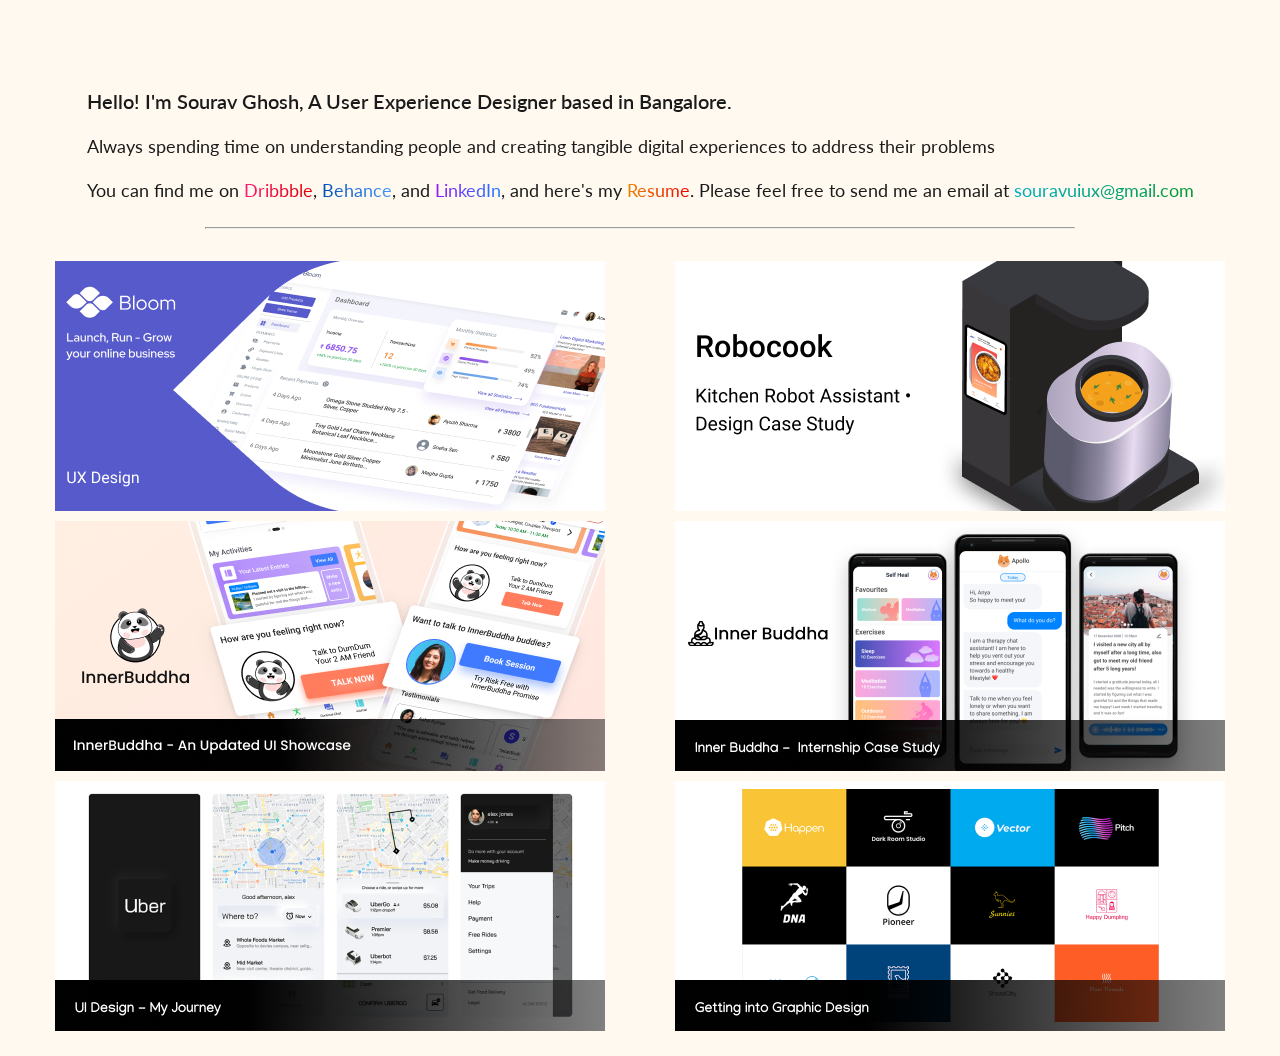
<file: index.html>
<!DOCTYPE html>
<html lang="en">

<head>
  <meta charset="UTF-8" />
  <meta name="viewport" content="width=device-width, initial-scale=1.0" />
  <link rel="stylesheet" href="css/style.css" />
  <link rel="icon" sizes="192*192" href="css/icon1.jpg">
  <script src="https://unpkg.com/aos@2.3.1/dist/aos.js"></script>
  <link href="https://unpkg.com/aos@2.3.1/dist/aos.css" rel="stylesheet">
  <title>Sourav Ghosh-UX Designer Portfolio</title>
</head>

<body>
  <div class="mainsec" data-aos="fade-in" data-aos-duration="2000">
    <div class="sec1">
      <p class="text">
        <a class="mainheading"> Hello! I'm Sourav Ghosh, A User Experience Designer based in Bangalore.</a> <br /><br /> Always spending time on understanding people and creating 
        tangible digital experiences to address their problems<br />
        <br />
        You can find me on
        <a href="https://dribbble.com/sourav_ghosh" target="_blank" class="link" id="dr">Dribbble</a>,
        <a href="https://www.behance.net/souravghoshedu" target="_blank" class="link" id="be">Behance</a>, and
        <a href="https://www.linkedin.com/in/sourav-ghosh-880970227/" target="_blank" class="link" id="li">LinkedIn</a>,
        and
        here's my
        <a href="https://drive.google.com/file/d/1tM8bKEkt1ESSZzY1Hiwn1wxuQdP6Urix/view?usp=sharing" target="_blank"
          class="link" id="re">Resume</a>. Please feel free
        to send me an email at
        <a href="mailto:souravuiux@gmail.com" class="link" id="so">souravuiux@gmail.com</a>
      </p>
    </div>
    <hr style=" width: 70% ">
    <br />
    <div class="sec2">
      <a class="secc6" id="secc"
        href="https://www.behance.net/gallery/134181057/Bloom-Grow-your-online-business-Design-Case-Study"
        target="_blank"></a>
      <a class="secc5" id="secc"
        href="https://www.behance.net/gallery/133334555/Robocook-Kitchen-Robot-Assistant-Design-Case-Study"
        target="_blank"></a>



    </div>
    <div class="sec2">
      <a class="secc1" id="secc" href="https://www.behance.net/gallery/130847387/InnerBuddha-An-Updated-UI-Showcase"
        target="_blank"></a>
      <a class="secc2" id="secc" href="https://www.behance.net/gallery/115967235/Inner-Buddha-Internship-Case-Study"
        target="_blank"></a>
    </div>
    <div class="sec2">

      <a class="secc3" id="secc" href="https://behance.net/gallery/100833099/UI-Design-My-Journey" target="_blank"></a>
      <a class="secc4" id="secc" href="https://www.behance.net/gallery/102602551/Getting-Into-Graphic-Design"
        target="_blank"></a>

    </div>

  </div>
  <script>
    AOS.init();
  </script>
</body>

</html>
</file>
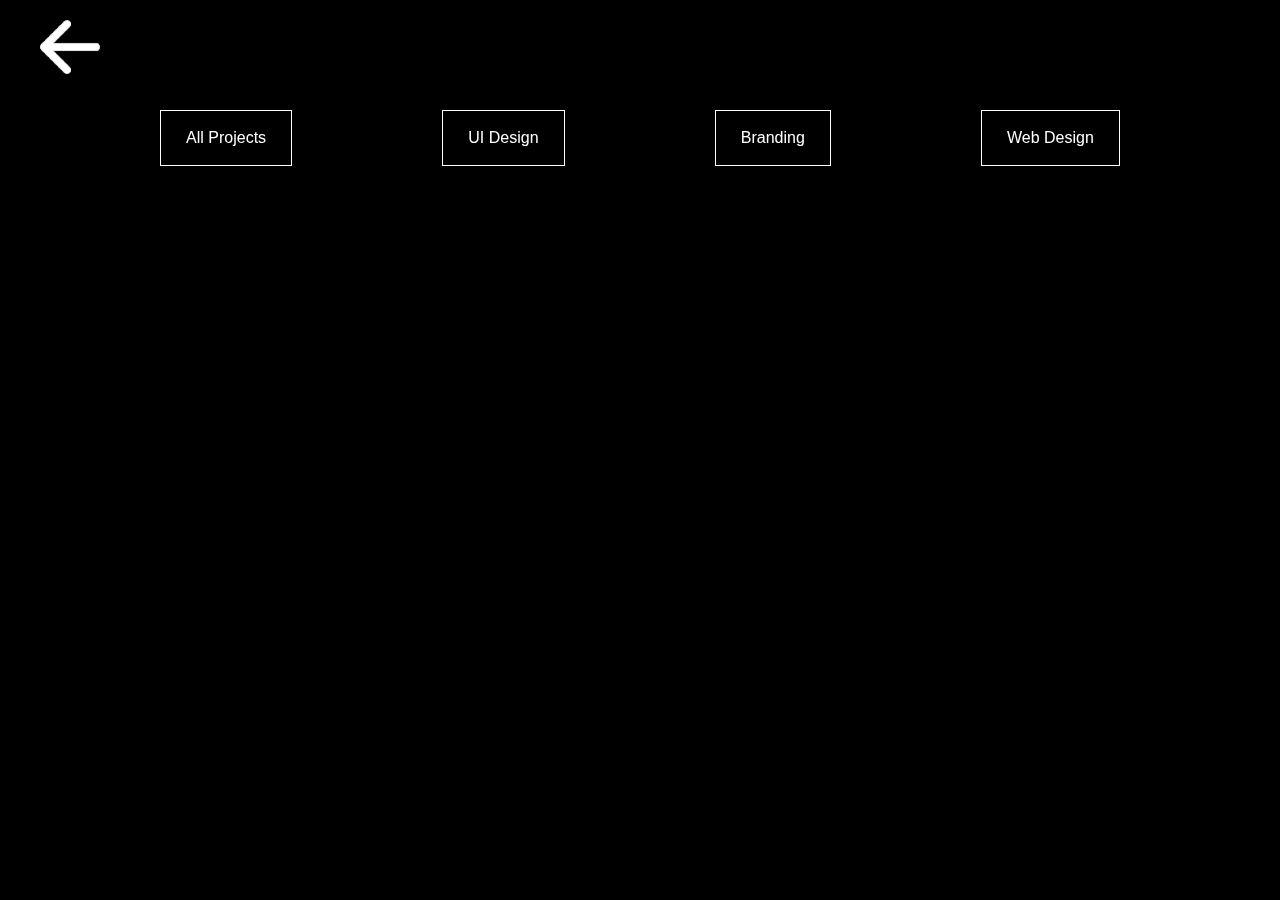
<file: work.html>
<!DOCTYPE html>
<html lang="en">
<head>
    <meta charset="UTF-8">
    <meta name="viewport" content="width=device-width, initial-scale=1.0">
    <meta http-equiv="X-UA-Compatible" content="ie=edge">
    <link rel="icon" sizes="192x192" href="icon.png">
    <link href="https://unpkg.com/aos@2.3.1/dist/aos.css" rel="stylesheet">
    <script src="https://unpkg.com/aos@2.3.1/dist/aos.js"></script>
    <link rel="stylesheet" href="https://stackpath.bootstrapcdn.com/bootstrap/4.4.1/css/bootstrap.min.css" integrity="sha384-Vkoo8x4CGsO3+Hhxv8T/Q5PaXtkKtu6ug5TOeNV6gBiFeWPGFN9MuhOf23Q9Ifjh" crossorigin="anonymous">
    <script src="https://code.jquery.com/jquery-3.4.1.slim.min.js" integrity="sha384-J6qa4849blE2+poT4WnyKhv5vZF5SrPo0iEjwBvKU7imGFAV0wwj1yYfoRSJoZ+n" crossorigin="anonymous"></script>
<script src="https://cdn.jsdelivr.net/npm/popper.js@1.16.0/dist/umd/popper.min.js" integrity="sha384-Q6E9RHvbIyZFJoft+2mJbHaEWldlvI9IOYy5n3zV9zzTtmI3UksdQRVvoxMfooAo" crossorigin="anonymous"></script>
<script src="https://stackpath.bootstrapcdn.com/bootstrap/4.4.1/js/bootstrap.min.js" integrity="sha384-wfSDF2E50Y2D1uUdj0O3uMBJnjuUD4Ih7YwaYd1iqfktj0Uod8GCExl3Og8ifwB6" crossorigin="anonymous"></script>
    <link rel="stylesheet" href="style2020.css">
    <title>Document</title>
</head>
<body>
    
<div id="cf">
  <div id="bio">
    <div class="backio"> 

    
    <a class="b1io" href="index.html">
    <div class="backio"> 

    </div>
  
  </a>
</div>
  </div>

<div class="container filtering" id="cfs" data-aos="fade-up"
data-aos-duration="1500">
    <div class="butwrap">
    <div class="nav nav-pills nav-filter-cat">
        <div class="butwrap1"><button class="cat-all active">All Projects</button></div>
        <div class="butwrap1"><button class="cat-red" data-cat="cat-red">UI Design</button></div>
        <div class="butwrap1"><button class="cat-blue" data-cat="cat-blue">Branding</button></div>
        <div class="butwrap1"><button class="cat-green" data-cat="cat-green">Web Design</button></div>
    </div>
    </div>
  </div>
    
    <div class="row filter-cat-results" id="mar" data-aos="fade-up"
    data-aos-duration="1500">
      <div class="hugwrap"> 
        <div id="hug"> 
          <div id="redok" class="col  f-cat cat-red" data-cat="cat-red"><div class="card" style="width: 15rem;">
              <img src="media/100.png" class="card-img-top" alt="...">
              <div class="card-body">
                <h5 class="card-title">Daily UI Challenge</h5>
                <p class="card-text">always wanted to do this challenge, this is my take on the 28 days of Daily UI Design Challenge</p>
                <a href="https://www.behance.net/gallery/95528855/Daily-UI-Challenge-2020" target="_blank" class="btn btn-primary">View Project</a>
              </div>
            </div></div>
          </div>
          <div id="hug"> 
            <div id="redok" class="col  f-cat cat-red" data-cat="cat-red"><div class="card" style="width: 15rem;">
                <img src="media/11.png" class="card-img-top" alt="...">
                <div class="card-body">
                  <h5 class="card-title">Neumorphic Design</h5>
                  <p class="card-text">This is my take on the new neumorphism trend, this project contains Web and mobile UI design.</p>
                  <a href="https://www.behance.net/gallery/91898205/UI-Design-Neumorphic-Style" target="_blank" class="btn btn-primary">View Project</a>
                </div>
              </div></div>
            </div>
            <div id="hug"> 
              <div id="redok" class="col  f-cat cat-red" data-cat="cat-red"><div class="card" style="width: 15rem;">
                  <img src="media/250.png" class="card-img-top" alt="...">
                  <div class="card-body">
                    <h5 class="card-title">Exchange</h5>
                    <p class="card-text">Minimal Library Management App - User Flow, Wireframe and UI Design.</p>
                    <a href="https://www.behance.net/gallery/97378899/Library-management-app-Wireframe-and-UI-Design" target="_blank" class="btn btn-primary">View Project</a>
                  </div>
                </div></div>
              </div>
             
        <div id="hug"> 
          <div id="redok" class="col  f-cat cat-blue" data-cat="cat-blue"><div class="card" style="width: 15rem;">
              <img src="media/44.png" class="card-img-top" alt="...">
              <div class="card-body">
                <h5 class="card-title">Hyper - Identity</h5>
                <p class="card-text">Brand Identity of a modern clothing brand for men and women, Design inspired by famous apparel brands.</p>
                <a href="https://www.behance.net/gallery/87339703/Hyper-Branding-Logo-Design" target="_blank" class="btn btn-primary" id="ed">View Project</a>
              </div>
            </div></div>
          </div>
          <div id="hug"> 
            <div id="redok" class="col  f-cat cat-blue" data-cat="cat-blue"><div class="card" style="width: 15rem;">
                <img src="media/55.png" class="card-img-top" alt="...">
                <div class="card-body">
                  <h5 class="card-title">Delta - Identity</h5>
                  <p class="card-text">A branding project of a mechanics business containing branding, logo and web design.</p>
                  <a href="https://www.behance.net/gallery/87923985/Delta-Mechanics-Branding-Logo-Web-Design" target="_blank" class="btn btn-primary">View Project</a>
                </div>
              </div></div>
            </div>


            <div id="hug"> 
              <div id="redok" class="col  f-cat cat-red" data-cat="cat-red"><div class="card" style="width: 15rem;">
                  <img src="media/450.png" class="card-img-top" alt="...">
                  <div class="card-body">
                    <h5 class="card-title">Zapmoney</h5>
                    <p class="card-text">User Interface deesign of an accounting/book-keeping app for small Indian businesses.</p>
                    <a href="https://www.behance.net/gallery/96459963/Zapmoney-UI-Design" target="_blank" class="btn btn-primary">View Project</a>
                  </div>
                </div></div>
              </div>
      

          <div id="hug"> 
        <div id="redok" class="col  f-cat cat-red" data-cat="cat-red"><div class="card" style="width: 15rem;">
            <img src="media/33.png" class="card-img-top" alt="...">
            <div class="card-body">
              <h5 class="card-title">UI Collection</h5>
              <p class="card-text">I designed these User Interfaces when I was familiarizing myself with Figma.</p>
              <a href="https://www.behance.net/gallery/89794581/UI-Design-Collection-1-Minimal-and-Simple" target="_blank" class="btn btn-primary">View Project</a>
            </div>
          </div></div>
        </div>
        <div id="hug"> 
          <div id="redok" class="col  f-cat cat-green" data-cat="cat-green"><div class="card" style="width: 15rem;">
              <img src="media/88.png" class="card-img-top" alt="...">
              <div class="card-body">
                <h5 class="card-title">Hyper Web Design</h5>
                <p class="card-text">A website that is part of Hyper branding project built using Wordpress and Elementor </p>
                <a href="https://dev-sgeduportfolio.pantheonsite.io/hyper/" target="_blank" class="btn btn-primary">View Project</a>
              </div>
            </div></div>
          </div>
          <div id="hug"> 
        <div id="redok" class="col  f-cat cat-blue" data-cat="cat-blue"><div class="card" style="width: 15rem;">
            <img src="media/66.png" class="card-img-top" alt="...">
            <div class="card-body">
              <h5 class="card-title">Logo Collection</h5>
              <p class="card-text">These are my favorite logos from the Daily Logo Challenge that I did for 50 days.</p>
              <a href="https://www.behance.net/gallery/89445113/Logo-Collection-1-Part-of-the-Daily-Logo-Challenge" target="_blank" class="btn btn-primary">View Project</a>
            </div>
          </div></div>
        </div>
          <div id="hug"> 
        <div id="redok" class="col  f-cat cat-green" data-cat="cat-green"><div class="card" style="width: 15rem;">
            <img src="media/22.png" class="card-img-top" alt="...">
            <div class="card-body">
              <h5 class="card-title">Web Collection</h5>
              <p class="card-text">Web Designs that are minimal yet beautiful. Inspired by modern design trends.</p>
              <a href="https://www.behance.net/gallery/89512661/Web-Design-Collection-1-Minimal-and-Modern" target="_blank" class="btn btn-primary">View Project</a>
            </div>
          </div></div>
        </div>
        <div id="hug"> 
          <div id="redok" class="col  f-cat cat-red" data-cat="cat-red"><div class="card" style="width: 15rem;">
              <img src="media/99.png" class="card-img-top" alt="...">
              <div class="card-body">
                <h5 class="card-title">Dashboard Design</h5>
                <p class="card-text">This is a dashboard interface of a student's performance and progress, also contains a chat feature.</p>
                <a href="https://www.behance.net/gallery/89812115/Dashboard-of-a-students-performance-progress" target="_blank" class="btn btn-primary">View Project</a>
              </div>
            </div></div>
          </div>
          <div id="hug"> 
            <div id="redok" class="col  f-cat cat-green" data-cat="cat-green"><div class="card" style="width: 15rem;">
                <img src="media/77.png" class="card-img-top" alt="...">
                <div class="card-body">
                  <h5 class="card-title">Dribbble shots</h5>
                  <p class="card-text">My dribbble shots that are inspired by modern design trends, contains UI and Web Design </p>
                  <a href="https://dribbble.com/sourav_ghosh" target="_blank" class="btn btn-primary">View Project</a>
                </div>
              </div></div>
              </div>
          
    </div>
    </div>
</div>
</div>
</body>
</html>

<script>
  AOS.init();
</script>

<script>
    var filterActive;

function filterCategory(category) {
    if (filterActive != category) {
        
        // reset results list
        $('.filter-cat-results .f-cat').removeClass('active');
        
        // elements to be filtered
        $('.filter-cat-results .f-cat')
            .filter('[data-cat="' + category + '"]')
            .addClass('active');
        
        // reset active filter
        filterActive = category;
        $('.filtering button').removeClass('active');
    }
}

$('.f-cat').addClass('active');

$('.filtering button').click(function() {
    if ($(this).hasClass('cat-all')) {
        $('.filter-cat-results .f-cat').addClass('active');
        filterActive = 'cat-all';
        $('.filtering button').removeClass('active');
    } else {
        filterCategory($(this).attr('data-cat'));
    }
    $(this).addClass('active');
});

</script>
</file>
<file: css/style.css>
@import url('https://fonts.googleapis.com/css2?family=Lato&display=swap');

 

body{
    margin: auto;
    background-color: #fff9f0;
    padding: 0px;
    margin: 0px;
    font-family: 'Lato', sans-serif;
    font-weight: 400;

}
.mainheading{
    font-family: 'Lato', sans-serif;
    font-weight: 600;
    font-size: 20px;
    color: rgb(26, 26, 26);
    padding-bottom: 26px;
}


 .mainsec{
     width: 100% auto;
     padding: 20px;
     margin-top: 4%;
     
 }

.text{
    font-size: 18px;
color: rgb(26, 26, 26);
}


.sec1{
    width: 80% auto;
    display: flex;
    justify-content: center;
} 
 .sec2{
     width: 80% auto;
     display: flex;
     justify-content: center;
 }
 #secc{
     width: 95%;
     margin: 5px;
 }
 #dr{
    background: -webkit-linear-gradient(left, #ff1a72, #da0000);
    -webkit-background-clip: text;
    -webkit-text-fill-color: transparent;
    
 }

 #be{
    background: -webkit-linear-gradient(left,#0050b8, #4596ff);
    -webkit-background-clip: text;
    -webkit-text-fill-color: transparent;
 }
 #li{
    background: -webkit-linear-gradient(left,#9615ff, #1780ff);
    -webkit-background-clip: text;
    -webkit-text-fill-color: transparent;
 }
 #re{
    background: -webkit-linear-gradient(left, #ec8600, #ee0000 );
    -webkit-background-clip: text;
    -webkit-text-fill-color: transparent;
 }
 #so{
    background: -webkit-linear-gradient(left,#00aec5, #00992e);
    -webkit-background-clip: text;
    -webkit-text-fill-color: transparent;
 }
 .secc6{
    width: 500px;
    height: 250px;
    background-image: url('gg.png');
    background-repeat: no-repeat;
    background-position: center;
    background-size: contain;
}
 .secc5{
    width: 500px;
    height: 250px;
    background-image: url('ff.png');
    background-repeat: no-repeat;
    background-position: center;
    background-size: contain;
}
 .secc4{
    width: 500px;
    height: 250px;
    background-image: url('aa.png');
    background-repeat: no-repeat;
    background-position: center;
    background-size: contain;
}
 .secc3{
     width: 500px;
     height: 250px;
     background-image: url('cc.png');
     background-repeat: no-repeat;
     background-position: center;
     background-size: contain;
 }
 .secc2{
    width: 500px;
    height: 250px;
    background-image: url('dd.png');
    background-repeat: no-repeat;
    background-position: center;
    background-size: contain;
}
.secc1{
    width: 500px;
    height: 250px;
   background-image: url('ee.png');
    background-repeat: no-repeat;
    background-position: center;
    background-size: contain;
}
.link{
    text-decoration: none;
}
 @media (max-width: 1200px){
    .sec2{
        flex-direction: column;
    }
    .sec1{
       padding: 10px;
    }

}
</file>
<file: style2020.css>
body{
  width: 100%;
margin: auto;
padding: 0px;
margin: 0px;
}
#mar{
  width: 65% !important;
}


#bio{
  width: 100%;
  height: 50px;
}
#hug{
  margin: auto;

}
.butwrap1{
  margin: auto;
}


.linbut{
  padding-top: 20px;
  padding-bottom: 40px;
}
#cfs{
  width: 100%;
  margin: auto;
  display: flex;
}

#bio{
  padding-top: 20px;
  padding-left: 40px;
  margin-bottom: 60px;
}


.backio{
  width: 60px;
  height: 60px;
  background-image: url(media/back.png);
  background-size: contain;
  background-repeat: no-repeat;
  cursor: pointer;

}



.hugwrap{
  margin:  auto;
  display: contents;
}

.linbut, .nav {
  margin-bottom: 30px;

}



body{
  background-color: #000000;
  width: 100%;
  margin: auto;
}


.butwrap{
  width: 100%;

}
.butwrap1{
  display: flex;

}
button {
  padding: 15px;
  padding-right: 25px;
  padding-left: 25px;
  border: 1px solid white;
  border-color: white;
  margin: auto;
  color: #fff;
  cursor: pointer;
  outline: none;
  transition: 1s;
}

button.cat-red {
  background: #000000;
}

button.cat-red:hover {
  border-radius: 50px;
  
}

button.cat-green {
  background: #000000;
}

button.cat-green:hover {
  border-radius: 50px;
}

button.cat-blue {
  background: rgb(0, 0, 0);
}

button.cat-blue:hover {
  border-radius: 50px;
}

button.cat-all {
  background: rgb(0, 0, 0);
}

button.cat-all:hover {
  border-radius: 50px;
}
.card{
  margin: 10px;}


#redok{
  margin: auto;
  padding: 10px;
  
}
#mar{
  margin: auto;
  width: 80%;
}


#cf{
  margin: auto;
  width: 100%;
}
.cat-red {
  background: #000000;
}

.cat-green {
  background: #000000;
}

.cat-blue {
  background: #000000;
}

.row .col {
  opacity: 0;
  display: none;
}

.row .col.active {
  opacity: 1;
  display: block;
  -webkit-animation: fadeIn 0.65s ease forwards;
  animation: fadeIn 0.65s ease forwards;
}

@-webkit-keyframes fadeIn {
  0% {
    opacity: 0;
  }
  100% {
    opacity: 1;
  }
}

@keyframes fadeIn {
  0% {
    opacity: 0;
  }
  100% {
    opacity: 1;
  }
}
 

@media only screen and (max-width: 550px){
  button {
    padding: 5px;
    padding-right: 10px;
    padding-left: 10px;
    border: 1px solid white;
    border-color: white;
    margin: auto;
    color: #fff;
    cursor: pointer;
    outline: none;
    transition: 1s;
    font-size: 12px;
  }
}

@media only screen and (max-width: 550px){
  #mar {
     width: 80% !important;
}
</file>
